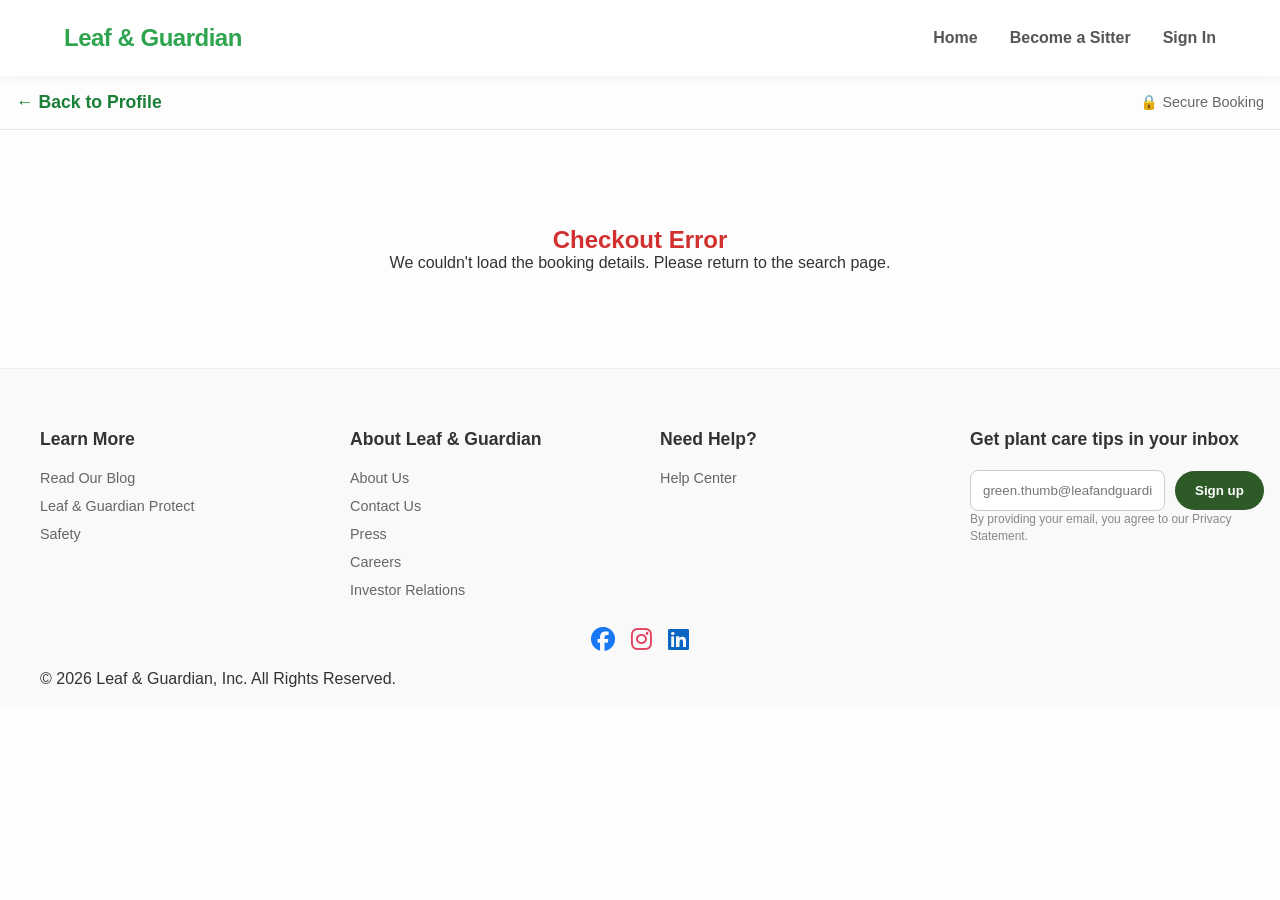
<file: booking.html>
<!doctype html>
<html lang="en">
  <head>
    <meta charset="UTF-8" />
    <meta name="viewport" content="width=device-width, initial-scale=1.0" />
    <title>Secure Checkout</title>
    <link rel="stylesheet" href="styles.css" />
    <link rel="stylesheet" href="https://cdnjs.cloudflare.com/ajax/libs/font-awesome/6.4.0/css/all.min.css" />
  </head>
  <body>
    <header class="site-header">
      <div class="logo">
        <h2>Leaf & Guardian</h2>
      </div>
      <nav class="primary-nav">
        <ul>
          <li><a href="index.html">Home</a></li>
          <li><a href="#become-sitter">Become a Sitter</a></li>
          <li><a href="#sign-in">Sign In</a></li>
        </ul>
      </nav>
    </header>

    <header class="booking-header">
      <a
        href="#"
        id="backToProfileBtn"
        class="booking-back-link"
      >
        &larr; Back to Profile
      </a>
      <span class="booking-secure-indicator">🔒 Secure Booking</span>
    </header>

    <main class="booking-main">
      <div id="checkoutContainer" class="booking-container">
        <h2>Initializing secure checkout...</h2>
        <p>Preparing your booking details.</p>
      </div>
    </main>

    <footer class="site-footer">
      <div class="footer-container">
        <div class="footer-col">
          <h4>Learn More</h4>
          <a href="#">Read Our Blog</a>
          <a href="#">Leaf & Guardian Protect</a>
          <a href="#">Safety</a>
        </div>

        <div class="footer-col">
          <h4>About Leaf & Guardian</h4>
          <a href="#">About Us</a>
          <a href="contact.html">Contact Us</a>
          <a href="#">Press</a>
          <a href="#">Careers</a>
          <a href="#">Investor Relations</a>
        </div>

        <div class="footer-col">
          <h4>Need Help?</h4>
          <a href="#">Help Center</a>
        </div>

        <div class="footer-col newsletter">
          <h4>Get plant care tips in your inbox</h4>
          <div class="signup-group">
            <input type="email" placeholder="green.thumb@leafandguardian.com">
            <button type="button" class="btn-primary">Sign up</button>
          </div>
          <p class="disclaimer">By providing your email, you agree to our Privacy Statement.</p>
        </div>
      </div>

      <div class="social-icons">
        <a href="#" class="social-link"><i class="fab fa-facebook"></i></a>
        <a href="#" class="social-link"><i class="fab fa-instagram"></i></a>
        <a href="#" class="social-link"><i class="fab fa-linkedin"></i></a>
      </div>
      <p>&copy; 2026 Leaf & Guardian, Inc. All Rights Reserved.</p>
    </footer>

    <script type="module" src="booking.js"></script>
  </body>
</html>
</file>
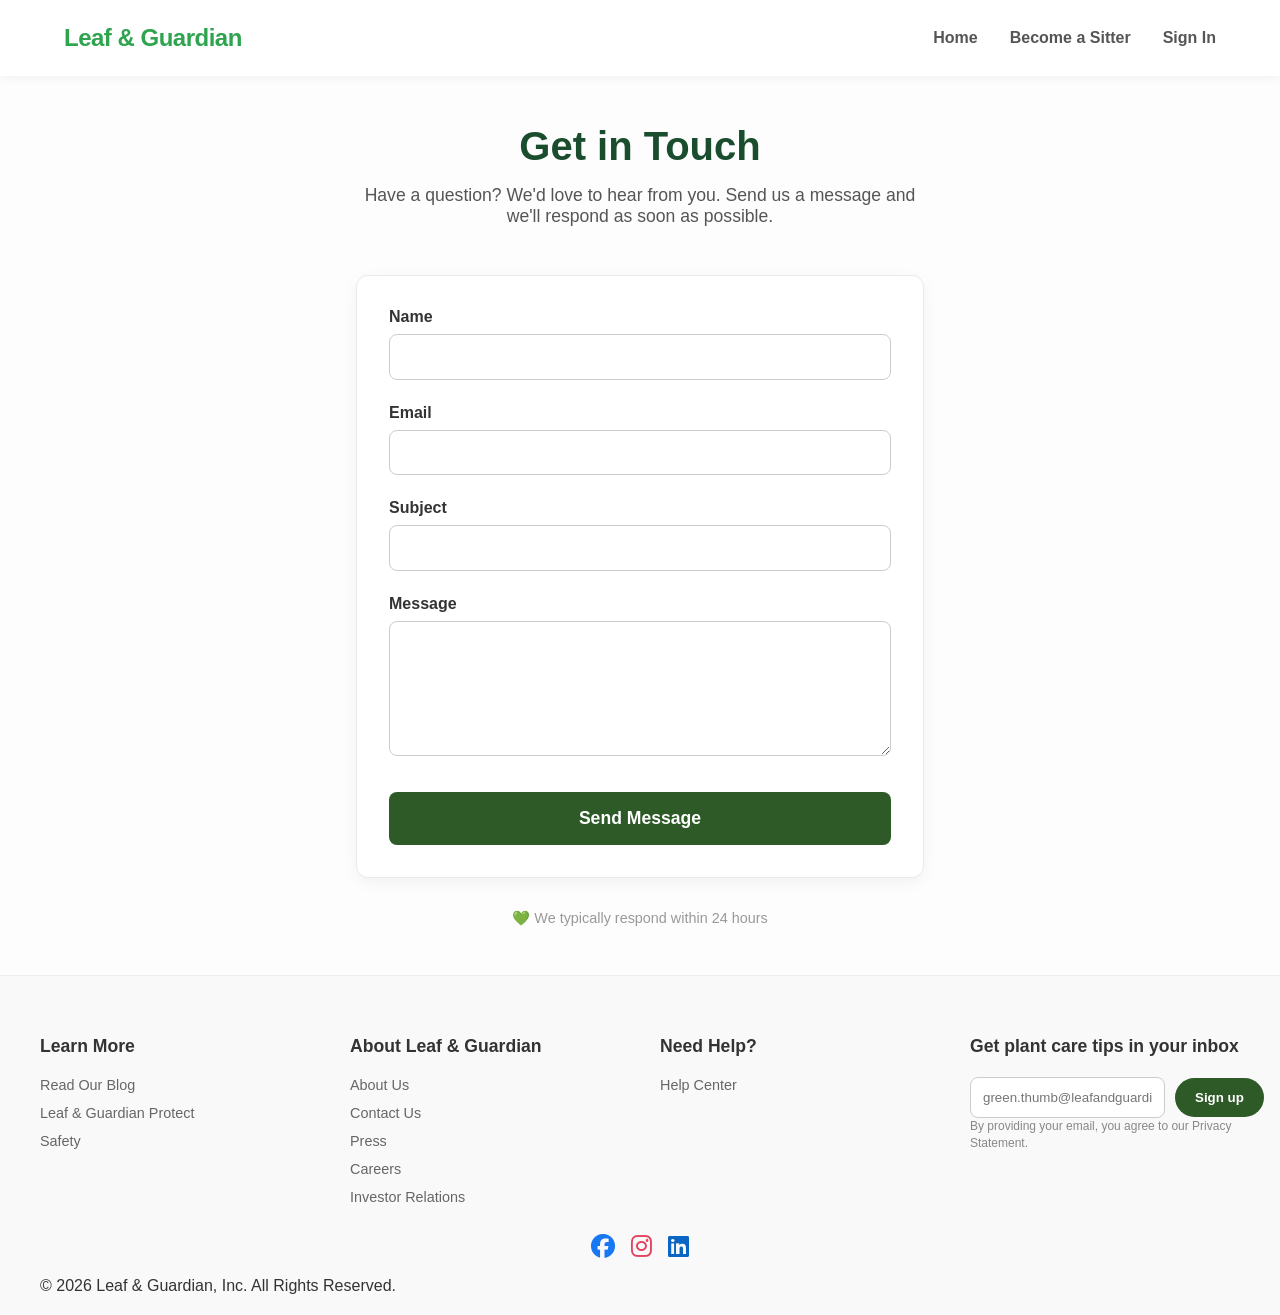
<file: contact.html>
<!doctype html>
<html lang="en">
  <head>
    <meta charset="UTF-8" />
    <meta name="viewport" content="width=device-width, initial-scale=1.0" />
    <title>Contact Us | Leaf & Guardian</title>
    <link rel="stylesheet" href="styles.css" />
    <link rel="stylesheet" href="https://cdnjs.cloudflare.com/ajax/libs/font-awesome/6.4.0/css/all.min.css" />
  </head>
  <body>
    <header class="site-header">
      <div class="logo">
        <h2>Leaf & Guardian</h2>
      </div>
      <nav class="primary-nav">
        <ul>
          <li><a href="index.html">Home</a></li>
          <li><a href="#become-sitter">Become a Sitter</a></li>
          <li><a href="#sign-in">Sign In</a></li>
        </ul>
      </nav>
    </header>

    <main style="max-width: 600px; margin: 3rem auto; padding: 0 1rem;">
      <section style="text-align: center; margin-bottom: 3rem;">
        <h1 style="color: #1a4d2e; font-size: 2.5rem; margin-bottom: 1rem;">Get in Touch</h1>
        <p style="font-size: 1.1rem; color: #555;">Have a question? We'd love to hear from you. Send us a message and we'll respond as soon as possible.</p>
      </section>

      <form action="https://formspree.io/f/mzdykkqz" method="POST" style="background: white; padding: 2rem; border-radius: 12px; box-shadow: 0 4px 15px rgba(0,0,0,0.05); border: 1px solid #eaeaea;">
        
        <div style="margin-bottom: 1.5rem;">
          <label for="name" style="display: block; font-weight: bold; color: #333; margin-bottom: 0.5rem;">Name</label>
          <input type="text" id="name" name="name" required style="width: 100%; padding: 0.8rem; border: 1px solid #ccc; border-radius: 8px; font-size: 1rem; box-sizing: border-box;">
        </div>

        <div style="margin-bottom: 1.5rem;">
          <label for="email" style="display: block; font-weight: bold; color: #333; margin-bottom: 0.5rem;">Email</label>
          <input type="email" id="email" name="email" required style="width: 100%; padding: 0.8rem; border: 1px solid #ccc; border-radius: 8px; font-size: 1rem; box-sizing: border-box;">
        </div>

        <div style="margin-bottom: 1.5rem;">
          <label for="subject" style="display: block; font-weight: bold; color: #333; margin-bottom: 0.5rem;">Subject</label>
          <input type="text" id="subject" name="subject" required style="width: 100%; padding: 0.8rem; border: 1px solid #ccc; border-radius: 8px; font-size: 1rem; box-sizing: border-box;">
        </div>

        <div style="margin-bottom: 2rem;">
          <label for="message" style="display: block; font-weight: bold; color: #333; margin-bottom: 0.5rem;">Message</label>
          <textarea id="message" name="message" rows="6" required style="width: 100%; padding: 0.8rem; border: 1px solid #ccc; border-radius: 8px; font-size: 1rem; font-family: inherit; box-sizing: border-box; resize: vertical;"></textarea>
        </div>

        <button type="submit" class="btn-primary" style="width: 100%; padding: 1rem; font-size: 1.1rem; font-weight: bold;">Send Message</button>
      </form>

      <p style="text-align: center; color: #999; font-size: 0.9rem; margin-top: 2rem;">
        💚 We typically respond within 24 hours
      </p>
    </main>

    <footer class="site-footer">
      <div class="footer-container">
        <div class="footer-col">
          <h4>Learn More</h4>
          <a href="#">Read Our Blog</a>
          <a href="#">Leaf & Guardian Protect</a>
          <a href="#">Safety</a>
        </div>

        <div class="footer-col">
          <h4>About Leaf & Guardian</h4>
          <a href="#">About Us</a>
          <a href="contact.html">Contact Us</a>
          <a href="#">Press</a>
          <a href="#">Careers</a>
          <a href="#">Investor Relations</a>
        </div>

        <div class="footer-col">
          <h4>Need Help?</h4>
          <a href="#">Help Center</a>
        </div>

        <div class="footer-col newsletter">
          <h4>Get plant care tips in your inbox</h4>
          <div class="signup-group">
            <input type="email" placeholder="green.thumb@leafandguardian.com">
            <button type="button" class="btn-primary">Sign up</button>
          </div>
          <p class="disclaimer">By providing your email, you agree to our Privacy Statement.</p>
        </div>
      </div>

      <div class="social-icons">
        <a href="#" class="social-link"><i class="fab fa-facebook"></i></a>
        <a href="#" class="social-link"><i class="fab fa-instagram"></i></a>
        <a href="#" class="social-link"><i class="fab fa-linkedin"></i></a>
      </div>
      <p>&copy; 2026 Leaf & Guardian, Inc. All Rights Reserved.</p>
    </footer>
  </body>
</html>
</file>
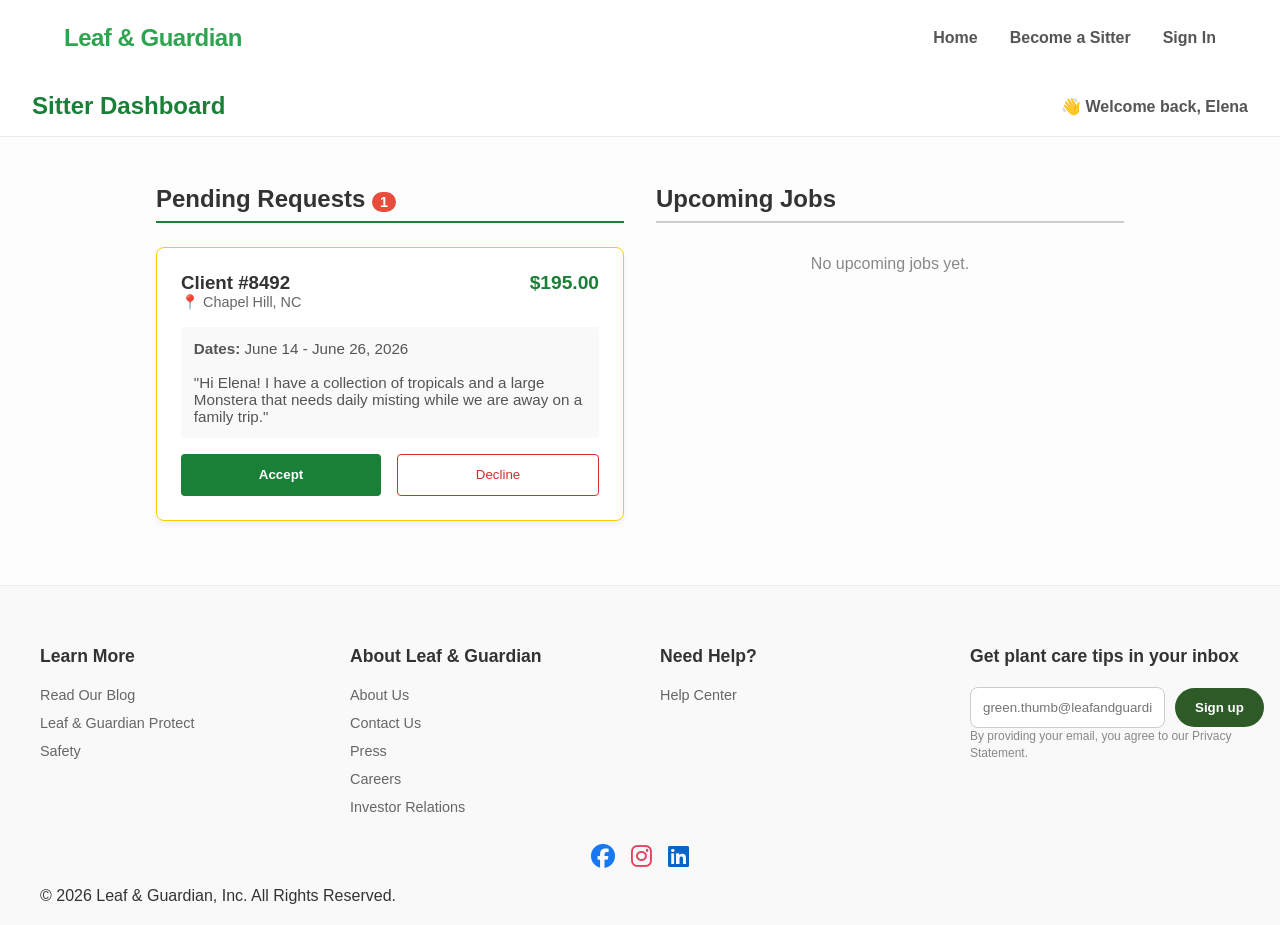
<file: dashboard.html>
<!doctype html>
<html lang="en">
  <head>
    <meta charset="UTF-8" />
    <meta name="viewport" content="width=device-width, initial-scale=1.0" />
    <title>Sitter Dashboard</title>
    <link rel="stylesheet" href="styles.css" />
    <link rel="stylesheet" href="https://cdnjs.cloudflare.com/ajax/libs/font-awesome/6.4.0/css/all.min.css" />
  </head>
  <body>
    <header class="site-header">
      <div class="logo">
        <h2>Leaf & Guardian</h2>
      </div>
      <nav class="primary-nav">
        <ul>
          <li><a href="index.html">Home</a></li>
          <li><a href="#become-sitter">Become a Sitter</a></li>
          <li><a href="#sign-in">Sign In</a></li>
        </ul>
      </nav>
    </header>

    <header class="dashboard-header">
      <h1 class="dashboard-title">
        Sitter Dashboard
      </h1>
      <span class="dashboard-welcome">👋 Welcome back, Elena</span>
    </header>

    <main class="dashboard-main">
      <section class="pending-section">
        <h2>
          Pending Requests
          <span
            id="pendingCount"
            class="pending-count"
            >1</span
          >
        </h2>
        <div id="pendingList" class="pending-list"></div>
      </section>

      <section class="upcoming-section">
        <h2>
          Upcoming Jobs
        </h2>
        <div id="upcomingList" class="upcoming-list"></div>
      </section>
    </main>

    <footer class="site-footer">
      <div class="footer-container">
        <div class="footer-col">
          <h4>Learn More</h4>
          <a href="#">Read Our Blog</a>
          <a href="#">Leaf & Guardian Protect</a>
          <a href="#">Safety</a>
        </div>

        <div class="footer-col">
          <h4>About Leaf & Guardian</h4>
          <a href="#">About Us</a>
          <a href="contact.html">Contact Us</a>
          <a href="#">Press</a>
          <a href="#">Careers</a>
          <a href="#">Investor Relations</a>
        </div>

        <div class="footer-col">
          <h4>Need Help?</h4>
          <a href="#">Help Center</a>
        </div>

        <div class="footer-col newsletter">
          <h4>Get plant care tips in your inbox</h4>
          <div class="signup-group">
            <input type="email" placeholder="green.thumb@leafandguardian.com">
            <button type="button" class="btn-primary">Sign up</button>
          </div>
          <p class="disclaimer">By providing your email, you agree to our Privacy Statement.</p>
        </div>
      </div>

      <div class="social-icons">
        <a href="#" class="social-link"><i class="fab fa-facebook"></i></a>
        <a href="#" class="social-link"><i class="fab fa-instagram"></i></a>
        <a href="#" class="social-link"><i class="fab fa-linkedin"></i></a>
      </div>
      <p>&copy; 2026 Leaf & Guardian, Inc. All Rights Reserved.</p>
    </footer>

    <script src="dashboard.js"></script>
  </body>
</html>
</file>
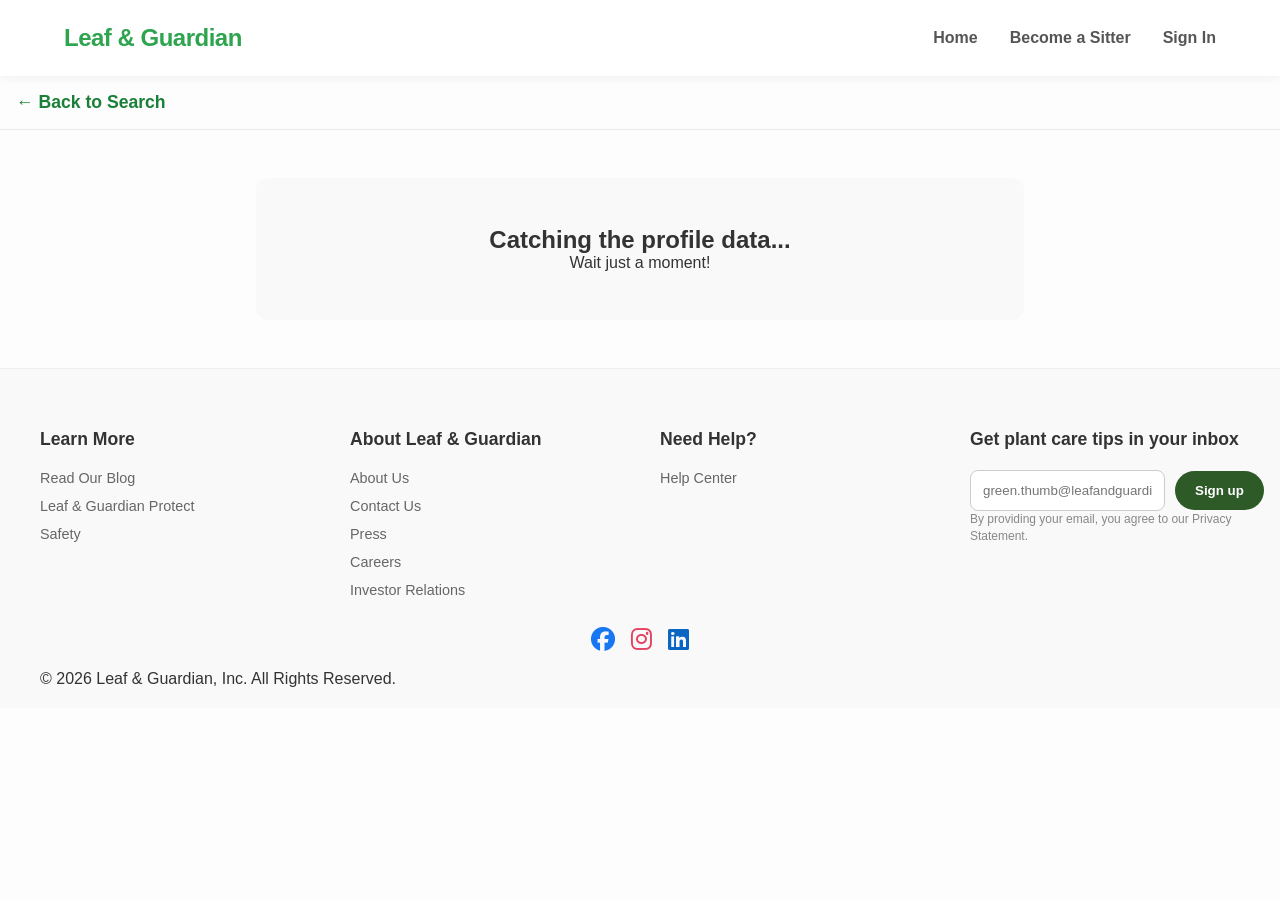
<file: profile.html>
<!doctype html>
<html lang="en">
  <head>
    <meta charset="UTF-8" />
    <meta name="viewport" content="width=device-width, initial-scale=1.0" />
    <title>Sitter Profile</title>
    <link rel="stylesheet" href="styles.css" />
    <link rel="stylesheet" href="https://cdnjs.cloudflare.com/ajax/libs/font-awesome/6.4.0/css/all.min.css" />
  </head>
  <body>
    <header class="site-header">
      <div class="logo">
        <h2>Leaf & Guardian</h2>
      </div>
      <nav class="primary-nav">
        <ul>
          <li><a href="index.html">Home</a></li>
          <li><a href="#become-sitter">Become a Sitter</a></li>
          <li><a href="#sign-in">Sign In</a></li>
        </ul>
      </nav>
    </header>

    
    <header class="profile-header">
      <a
        href="index.html"
        class="profile-back-link"
      >
        &larr; Back to Search
      </a>
    </header>

    <main class="profile-main">
      <div
        id="profileContainer"
        class="profile-container"
      >
        <h2>Catching the profile data...</h2>
        <p>Wait just a moment!</p>
      </div>
    </main>

    <footer class="site-footer">
      <div class="footer-container">
        <div class="footer-col">
          <h4>Learn More</h4>
          <a href="#">Read Our Blog</a>
          <a href="#">Leaf & Guardian Protect</a>
          <a href="#">Safety</a>
        </div>

        <div class="footer-col">
          <h4>About Leaf & Guardian</h4>
          <a href="#">About Us</a>
          <a href="contact.html">Contact Us</a>
          <a href="#">Press</a>
          <a href="#">Careers</a>
          <a href="#">Investor Relations</a>
        </div>

        <div class="footer-col">
          <h4>Need Help?</h4>
          <a href="#">Help Center</a>
        </div>

        <div class="footer-col newsletter">
          <h4>Get plant care tips in your inbox</h4>
          <div class="signup-group">
            <input type="email" placeholder="green.thumb@leafandguardian.com">
            <button type="button" class="btn-primary">Sign up</button>
          </div>
          <p class="disclaimer">By providing your email, you agree to our Privacy Statement.</p>
        </div>
      </div>

      <div class="social-icons">
        <a href="#" class="social-link"><i class="fab fa-facebook"></i></a>
        <a href="#" class="social-link"><i class="fab fa-instagram"></i></a>
        <a href="#" class="social-link"><i class="fab fa-linkedin"></i></a>
      </div>
      <p>&copy; 2026 Leaf & Guardian, Inc. All Rights Reserved.</p>
    </footer>
      <script type="module" src="profile.js"></script>
  </body>
</html>
</file>
<file: styles.css>
:root {
    --primary-green: #2d5a27;
    --accent-green: #2ea44f;
    --text-dark: #333;
    --white: #ffffff;
    --space-md: 20px;
    --radius-standard: 8px;
}
/* ==========================================
   1. GLOBAL RESET & TYPOGRAPHY
   ========================================== */
* {
    margin: 0;
    padding: 0;
    box-sizing: border-box;
    font-family: -apple-system, BlinkMacSystemFont, "Segoe UI", Roboto, Helvetica, Arial, sans-serif;
}

body {
    background-color: #fcfdfc;
    color: #333;
}

.btn-primary {
    background-color: var(--primary-green);
    color: var(--white);
    padding: 10px 20px;
    border-radius: var(--radius-standard);
    border: none;
    cursor: pointer;
    white-space: nowrap;
}

.card {
    background-color: var(--white);
    padding: var(--space-md);
    border-radius: var(--radius-standard);
    box-shadow: 0 4px 10px rgba(0,0,0,0.1);
}

picture, img {
    display: block;
}

img {
    height: auto;
    max-width: 100%;
}

/* ==========================================
   2. HEADER & NAVIGATION
   ========================================== */
.site-header {
    display: flex;
    justify-content: space-between; /* Pushes logo left, nav right */
    align-items: center;
    padding: 1.5rem 5%;
    background: white;
    box-shadow: 0 2px 10px rgba(0,0,0,0.05);
}

.logo h2 {
    color: var(--accent-green);
    font-weight: 800;
    letter-spacing: -0.5px;
}

.primary-nav ul {
    list-style: none;
    display: flex;
    gap: 2rem; /* Spaces out the menu items perfectly */
}

.primary-nav a {
    text-decoration: none;
    color: #555;
    font-weight: 600;
    transition: color 0.2s ease;
}

.primary-nav a:hover {
    color: var(--accent-green);
}

/* ==========================================
   3. HERO SECTION (The main banner)
   ========================================== */
.hero-section {
    text-align: center;
    padding: 6rem 1rem;
    background-color: #eaf4eb; /* Soft green background */
    border-bottom: 1px solid #d1e5d3;
}

.hero-content h1 {
    font-size: 2.8rem;
    color: #1a4d2e;
    margin-bottom: 1rem;
}

.hero-content p {
    font-size: 1.2rem;
    color: #333; /* Darkened from #555 for WCAG AA compliance */
    margin-bottom: 2.5rem;
}

/* =========================================
   4. THE SEARCH BAR
   ========================================= */
.search-bar-container {
    max-width: 750px;
    margin: 0 auto;
    background: white;
    padding: 0.5rem;
    border-radius: 50px; /* Gives it that modern "pill" shape */
    box-shadow: 0 8px 20px rgba(0,0,0,0.08);
    overflow: hidden; /* Acts like scissors for the rounded corners! */
}

.search-form {
    display: flex;
    gap: 0.5rem;
}

.search-form input {
    flex: 1; /* Allows the text input to take up the most space */
    padding: 1rem 1.5rem;
    border: none;
    background: transparent;
    font-size: 1rem;
    outline: none;
}

/* Adds a subtle divider line between inputs */
#locationInput {
    border-right: 1px solid #eee;
    border-radius: 50px 0 0 50px;
}

.search-form button {
    padding: 1rem 2.5rem;
    background: #1a7f37; /* Darkened from var(--accent-green) for WCAG AA compliance */
    color: white;
    border: none;
    border-radius: 50px;
    font-size: 1rem;
    font-weight: bold;
    cursor: pointer;
    transition: background 0.2s ease;
}

.search-form button:hover {
    background: #115c26; /* Darkened the hover state to match */
}

/* Temporary spacing for our next step */
.sitter-results-section {
    padding: 4rem 5%;
    text-align: center;
}


/* ==========================================
   5. SITTER PROFILE CARDS (CSS Grid)
   ========================================== */
.sitter-grid {
    display: grid;
    /* This line is pure magic. It auto-sizes the cards for mobile, tablet, and desktop automatically! */
    grid-template-columns: repeat(auto-fit, minmax(300px, 1fr));
    gap: 2rem;
    max-width: 1100px;
    margin: 3rem auto 0;
    padding: 0 1rem;
}

.sitter-card {
    background: white;
    border-radius: 12px;
    overflow: hidden;
    box-shadow: 0 4px 15px rgba(0,0,0,0.05);
    transition: transform 0.2s ease, box-shadow 0.2s ease;
    text-align: left;
    border: 1px solid #eaeaea;
}

/* Adds a nice premium "lift" effect when the user hovers over the card */
.sitter-card:hover {
    transform: translateY(-5px);
    box-shadow: 0 8px 25px rgba(0,0,0,0.1);
}

.sitter-image-placeholder {
    height: 180px;
    background-color: #d1e5d3; /* Soft green placeholder */
    display: flex;
    align-items: center;
    justify-content: center;
    color: #1a7f37;
    font-weight: bold;
}

.sitter-info {
    padding: 1.5rem;
}

.sitter-header {
    display: flex;
    justify-content: space-between;
    align-items: center;
    margin-bottom: 0.5rem;
}

.sitter-header h3 {
    color: #1a4d2e;
    font-size: 1.3rem;
}

.sitter-rate {
    background: #eaf4eb;
    color: #1a7f37;
    padding: 0.3rem 0.8rem;
    border-radius: 20px;
    font-weight: bold;
    font-size: 0.9rem;
}

.sitter-tagline {
    color: #333;
    font-size: 0.95rem;
    margin-bottom: 1.2rem;
}

.sitter-meta {
    display: flex;
    flex-direction: column;
    gap: 0.4rem;
    font-size: 0.9rem;
    color: #555;
    margin-bottom: 1.5rem;
}

.view-profile-btn {
    display: inline-block;
    text-decoration: none;
    width: 100%;
    padding: 0.8rem;
    background: white;
    color: #1a7f37;
    border: 2px solid #1a7f37;
    border-radius: 8px;
    font-weight: bold;
    font-size: 1rem;
    text-align: center; /* Ensures text is centered now that it's a link */
    cursor: pointer;
    transition: all 0.2s ease;
}

.view-profile-btn:hover {
    background: #1a7f37;
    color: white;
}


/* ==========================================
   LOADING SPINNER ANIMATION
   ========================================== */
.spinner {
    display: inline-block;
    width: 1rem;
    height: 1rem;
    /* We create a transparent border, but make the top border white */
    border: 3px solid rgba(255, 255, 255, 0.3);
    border-radius: 50%;
    border-top-color: #ffffff;
    /* This makes it spin endlessly! */
    animation: spin 1s ease-in-out infinite;
    margin-right: 8px;
    vertical-align: middle;
}

@keyframes spin {
    to { transform: rotate(360deg); }
}

/* ==========================================
   PLANT SPROUTING ANIMATION (SUCCESS STATE)
   ========================================== */
.success-container {
    text-align: center;
    padding: 3rem 1rem;
    animation: fadeIn 0.5s ease-in;
}

.sprout-icon {
    font-size: 3rem;
    display: inline-block;
    opacity: 0;
    /* Start pushed down and tiny */
    transform: translateY(30px) scale(0.2);
    /* The cubic-bezier gives it that natural, bouncy "spring" effect! */
    animation: sproutUp 0.8s cubic-bezier(0.175, 0.885, 0.32, 1.275) forwards;
}

/* Cascading delays so they grow one by one */
.sprout-1 { animation-delay: 0.1s; }
.sprout-2 { animation-delay: 0.3s; font-size: 4.5rem; margin: 0 15px; }
.sprout-3 { animation-delay: 0.5s; }

@keyframes sproutUp {
    to {
        opacity: 1;
        transform: translateY(0) scale(1);
    }
}

@keyframes fadeIn {
    from { opacity: 0; }
    to { opacity: 1; }
}

/* This only triggers on screens smaller than 600px (Mobile) */
@media (max-width: 600px) {
    /* Target the main container you showed in the screenshot */
    .search-bar-container {
        width: 95% !important;
        margin: 20px auto !important;
        background: transparent !important; /* Remove the pill background on mobile if desired */
        box-shadow: none !important;
    }

    /* Target the form inside the container */
    .search-form {
        flex-direction: column !important; /* This is the magic stacking command */
        display: flex !important;
        gap: 15px !important;
        background-color: white !important; /* Put the white background on the form itself */
        padding: 20px !important;
        border-radius: 20px !important;
        box-shadow: 0 4px 15px rgba(0,0,0,0.1) !important;
    }

    /* Make the inputs and button stretch to full width */
    .search-form input,
    .search-form button {
        width: 100% !important;
        margin: 0 !important;
        border: 1px solid #ddd !important;
        border-radius: 10px !important;
        height: 55px !important; /* Thicker tap targets for mobile thumbs */
        font-size: 16px !important; /* Prevents iOS from zooming in on focus */
    }

    /* Hide the vertical lines (dividers) because they look weird in a vertical list */
    .divider {
        display: none !important;
    }
}

.reviews-section {
    padding: 60px 20px;
    background-color: #f9fbf9;
    text-align: center;
}

.reviews-container {
    display: flex;
    flex-direction: column; /* This stacks them vertically */
    align-items: center;    /* This centers the stack */
    gap: 20px;
    max-width: 800px;       /* Keeps the stack from being too wide */
    margin: 0 auto;
}

.review-card {
    background: white;
    padding: 20px;
    border-radius: 12px;
    box-shadow: 0 4px 15px rgba(0,0,0,0.05);
    display: flex;          /* Aligns image and text side-by-side inside the card */
    align-items: center;
    gap: 20px;
    width: 100%;            /* Makes cards uniform width */
    text-align: left;       /* Keeps the text readable */
}

.reviewer-img {
    width: 80px;
    height: 80px;
    border-radius: 50%;     /* Makes the picture a circle */
    object-fit: cover;
    border: 3px solid var(--primary-green);
    border: 3px solid #2d5a27;
}

.review-text {
    font-style: italic;
    color: #444;
    margin-bottom: 5px;
}

.review-author {
    font-weight: bold;
    color: var(--primary-green);
}

.faq-section {
    padding: 60px 20px;
    background-color: #fcfcfc;
    text-align: center;
}

.faq-container {
    max-width: 800px; /* Centers and limits the width of the whole FAQ */
    margin: 0 auto;
}

.faq-item {
    background: #fff;
    border-radius: 8px;
    box-shadow: 0 4px 15px rgba(0,0,0,0.03); /* Subtle, professional shadow */
    margin-bottom: 15px;
    text-align: left; /* Keeps the text aligned left within the card */
    width: 100%; /* Ensures the cards are uniform width */
    cursor: pointer; /* Makes it feel clickable */
}

/* Styles the clickable question bar */
.faq-question {
    padding: 20px;
    list-style: none; /* Hides the default bullet/marker */
    position: relative;
    outline: none;
}

.faq-question h3 {
    margin: 0;
    font-size: 1.1rem;
    color: #333;
    font-weight: 600;
}

/* Styling the built-in browser carrot (arrow) */
.faq-question::after {
    content: '❯'; /* This is the specific arrow you like */
    position: absolute;
    right: 20px;
    top: 50%;
    transform: translateY(-50%) rotate(90deg); /* Sets the arrow's starting position */
    font-size: 0.9rem;
    color: var(--primary-green); /* Your brand green */
    transition: transform 0.3s ease; /* Makes the arrow animate when clicked */
}

/* Rotates the arrow when the FAQ is opened */
.faq-item[open] .faq-question::after {
    transform: translateY(-50%) rotate(-90deg);
}

/* Styles the expanded answer box */
.faq-answer {
    padding: 0 20px 20px 20px;
}

.faq-answer p {
    color: #555;
    line-height: 1.6;
    margin: 0;
}

.site-footer {
    background-color: #f9f9f9;
    padding: 60px 40px 20px;
    border-top: 1px solid #eee;
    font-family: sans-serif;
}

.footer-container {
    display: grid;
    grid-template-columns: repeat(auto-fit, minmax(200px, 1fr));
    gap: 40px;
    max-width: 1200px;
    margin: 0 auto;
    text-align: left;
}

.footer-col h4 {
    color: #333;
    font-size: 1.1rem;
    margin-bottom: 20px;
    font-weight: 700;
}

.footer-col a {
    display: block;
    color: #666;
    text-decoration: none;
    font-size: 0.9rem;
    margin-bottom: 12px;
}

/* Newsletter Input Area */
.signup-group {
    display: flex;
    align-items: center;
    gap: 10px;
    margin-top: var(--space-md);
}

.signup-group input {
    padding: 12px;
    border: 1px solid #ccc;
    border-radius: 8px;
    flex-grow: 1;
}

.signup-group button {
    padding: 12px 20px;
    background: var(--primary-green);
    color: white;
    border: none;
    border-radius: 25px;
    font-weight: bold;
    cursor: pointer;
    transition: background 0.2s ease;
}

.signup-group button:hover {
    background: #1a7f37;
}

.disclaimer {
    font-size: 0.75rem;
    color: #888;
    line-height: 1.4;
}

/* Bottom Row */
.footer-bottom {
    max-width: 1200px;
    margin: 40px auto 0;
    padding-top: 20px;
    border-top: 1px solid #eee;
    display: flex;
    justify-content: space-between;
    align-items: center;
}

.footer-bottom p {
    color: #999;
    font-size: 0.8rem;
}

/* Social Icons */
.social-icons {
    display: flex;
    gap: 1rem;
    justify-content: center;
    margin: 1rem 0;
}

.social-link {
    text-decoration: none;
    font-size: 1.5rem;
    color: #1877F2;
    transition: opacity 0.2s ease;
}

.social-link:hover {
    opacity: 0.8;
}

.social-link:nth-child(2) {
    color: #E4405F;
}

.social-link:nth-child(3) {
    color: #0A66C2;
}

/* ==========================================
   DASHBOARD STYLES
   ========================================== */
.dashboard-body {
    background-color: #f4fcf6;
}

.dashboard-header {
    padding: 1rem 2rem;
    background: white;
    border-bottom: 1px solid #eaeaea;
    display: flex;
    justify-content: space-between;
    align-items: center;
}

.dashboard-title {
    color: #1a7f37;
    margin: 0;
    font-size: 1.5rem;
}

.dashboard-welcome {
    color: #555;
    font-weight: bold;
}

.dashboard-main {
    max-width: 1000px;
    margin: 3rem auto;
    padding: 0 1rem;
    display: grid;
    grid-template-columns: 1fr 1fr;
    gap: 2rem;
}

.pending-section h2 {
    color: #333;
    border-bottom: 2px solid #1a7f37;
    padding-bottom: 0.5rem;
}

.pending-count {
    background: #e74c3c;
    color: white;
    padding: 2px 8px;
    border-radius: 12px;
    font-size: 0.9rem;
}

.upcoming-section h2 {
    color: #333;
    border-bottom: 2px solid #ccc;
    padding-bottom: 0.5rem;
}

.pending-list,
.upcoming-list {
    margin-top: 1.5rem;
}

/* ==========================================
   PROFILE STYLES
   ========================================== */
.profile-header {
    padding: 1rem;
    border-bottom: 1px solid #eaeaea;
}

.profile-back-link {
    color: #1a7f37;
    text-decoration: none;
    font-weight: bold;
    font-size: 1.1rem;
}

.profile-main {
    max-width: 800px;
    margin: 3rem auto;
    padding: 0 1rem;
}

.profile-container {
    text-align: center;
    padding: 3rem;
    background: #f9f9f9;
    border-radius: 12px;
}

.profile-image {
    width: 200px;
    height: 200px;
    border-radius: 12px;
    object-fit: cover;
    margin: 0 auto 1.5rem;
    display: block;
}

.profile-rate {
    font-size: 1.1rem;
    color: #1a7f37;
    margin: 0.5rem 0;
    font-weight: bold;
}

.profile-tagline {
    font-size: 0.95rem;
    color: #555;
    margin: 1rem 0;
}

.profile-meta {
    margin: 1.5rem 0;
    font-size: 0.95rem;
}

.profile-book-btn {
    display: inline-block;
    padding: 0.8rem 2rem;
    background: #1a7f37;
    color: white;
    text-decoration: none;
    border-radius: 8px;
    font-weight: bold;
    margin-top: 1.5rem;
}

/* Booking page styles */
.booking-header {
  padding: 1rem;
  border-bottom: 1px solid #eaeaea;
  display: flex;
  justify-content: space-between;
  align-items: center;
}

.booking-back-link {
  color: #1a7f37;
  text-decoration: none;
  font-weight: bold;
  font-size: 1.1rem;
}

.booking-secure-indicator {
  color: #666;
  font-size: 0.9rem;
}

.booking-main {
  max-width: 800px;
  margin: 3rem auto;
  padding: 0 1rem;
}

.booking-container {
  text-align: center;
  padding: 3rem;
}

/* Checkout form styles */
.checkout-grid {
  display: grid;
  grid-template-columns: 1fr 1fr;
  gap: 2rem;
  align-items: start;
}

.booking-details-card {
  background: #ffffff;
  padding: 2rem;
  border-radius: 12px;
  border: 1px solid #eaeaea;
  box-shadow: 0 4px 6px rgba(0,0,0,0.05);
}

.booking-details-card h2 {
  margin-top: 0;
  color: #333;
}

.booking-label {
  display: block;
  margin-bottom: 0.5rem;
  font-weight: bold;
  color: #555;
}

.booking-input {
  width: 100%;
  padding: 0.8rem;
  margin-bottom: 1rem;
  border: 1px solid #ccc;
  border-radius: 8px;
  box-sizing: border-box;
}

.booking-textarea {
  width: 100%;
  padding: 0.8rem;
  margin-bottom: 1.5rem;
  border: 1px solid #ccc;
  border-radius: 8px;
  box-sizing: border-box;
  font-family: inherit;
}

.booking-input-mono {
  font-family: monospace;
}

.booking-input-no-margin {
  margin-bottom: 0;
}

.booking-input-large-margin {
  margin-bottom: 1.5rem;
}

.booking-confirm-btn {
  width: 100%;
  font-size: 1.2rem;
  padding: 1rem;
}

.expiry-cvv-grid {
  display: grid;
  grid-template-columns: 1fr 1fr;
  gap: 1rem;
  margin-bottom: 1.5rem;
}

.order-summary-card {
  background: #f9f9f9;
  padding: 2rem;
  border-radius: 12px;
  border: 1px solid #eaeaea;
}

.order-summary-card h3 {
  margin-top: 0;
  border-bottom: 1px solid #ddd;
  padding-bottom: 1rem;
}

.sitter-summary-info {
  display: flex;
  align-items: center;
  gap: 1rem;
  margin-bottom: 1.5rem;
  margin-top: 1.5rem;
}

.sitter-summary-image {
  width: 80px;
  height: 80px;
  object-fit: cover;
  border-radius: 50%;
}

.sitter-summary-name {
  margin: 0;
  font-size: 1.2rem;
}

.sitter-summary-rating {
  margin: 0;
  color: #666;
}

.order-line {
  display: flex;
  justify-content: space-between;
  margin-bottom: 1rem;
}

.order-total-line {
  display: flex;
  justify-content: space-between;
  margin-top: 1.5rem;
  padding-top: 1.5rem;
  border-top: 1px solid #ddd;
  font-size: 1.2rem;
  font-weight: bold;
}

.order-total-amount {
  color: #1a7f37;
}
</file>
